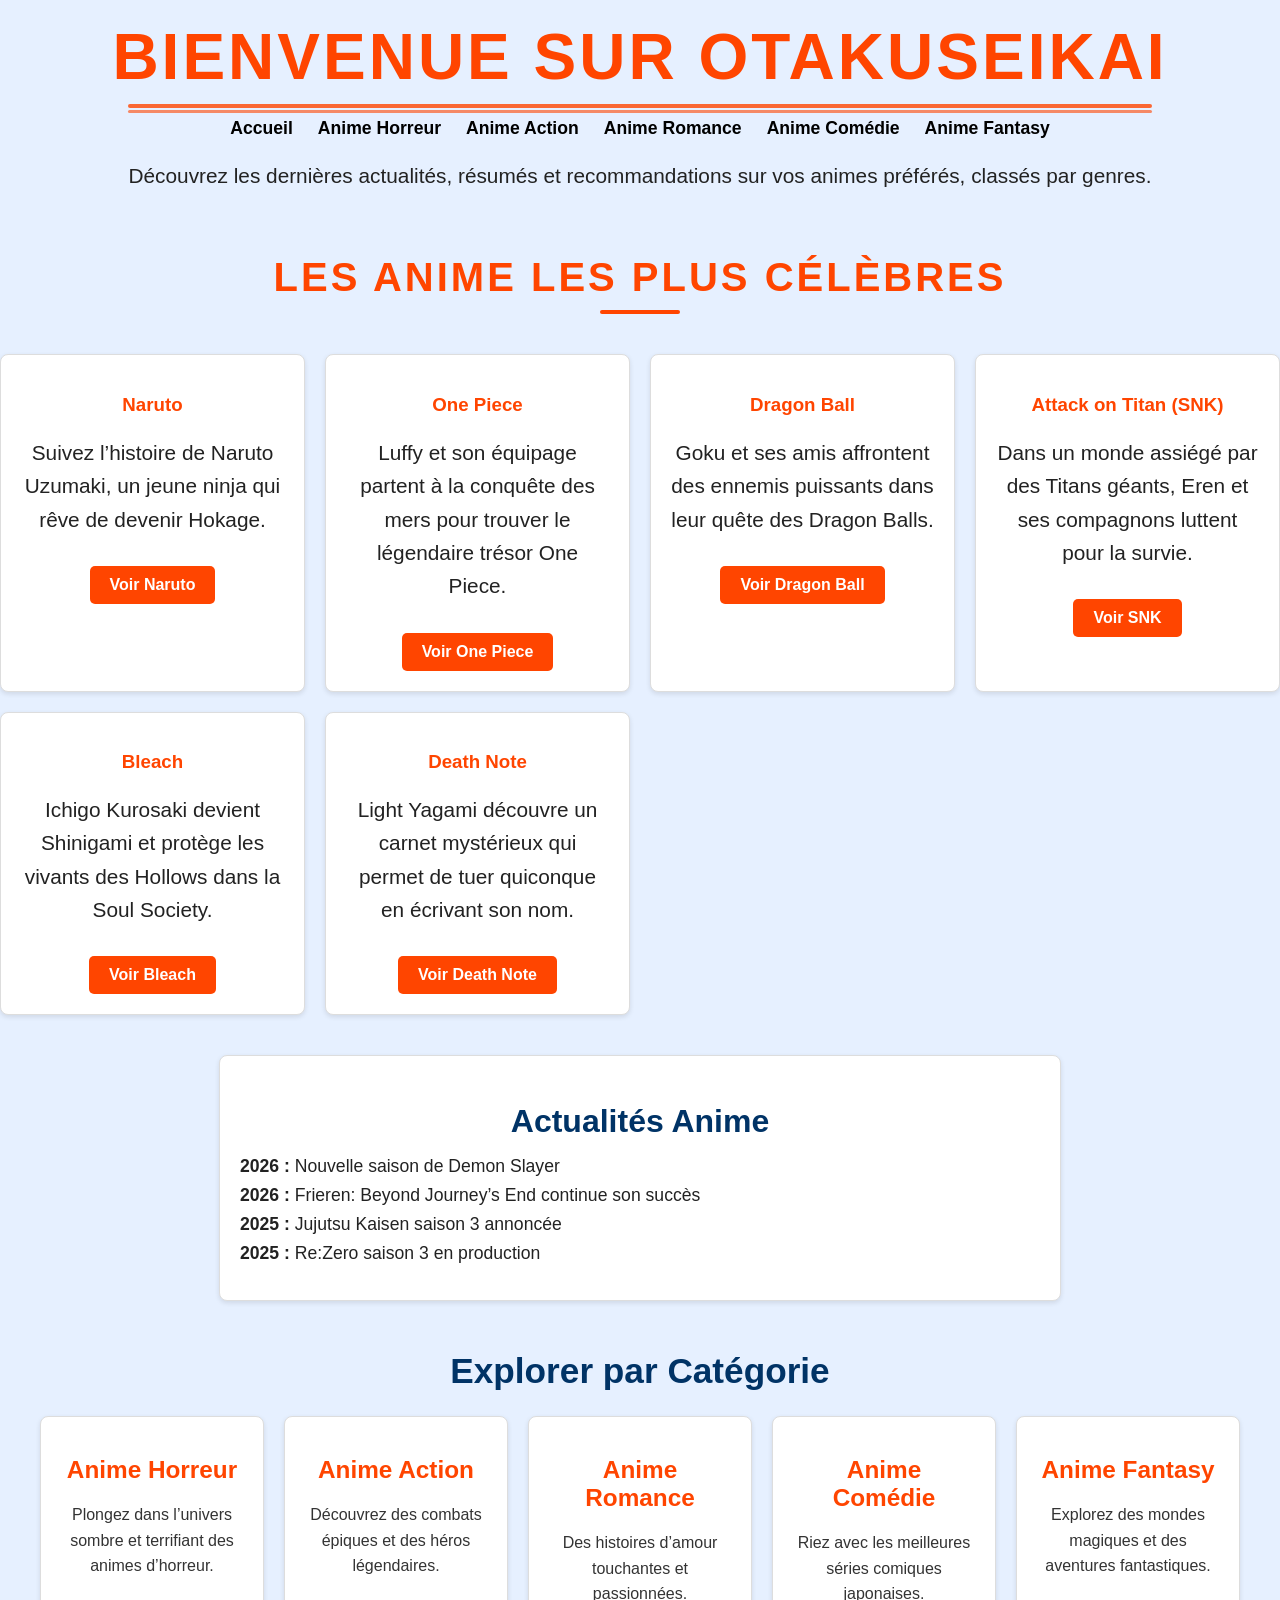
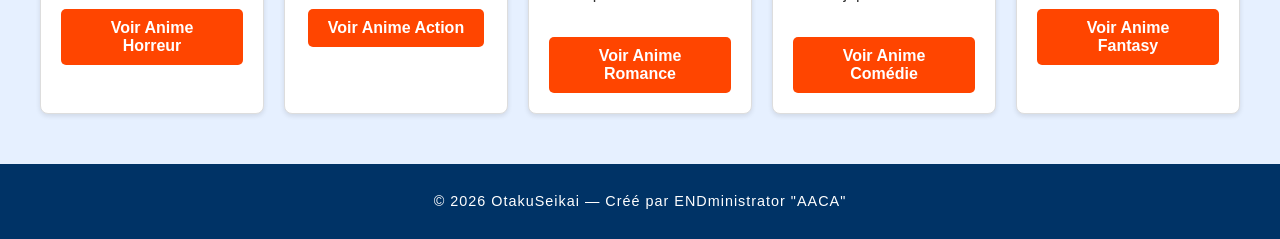
<file: index.html>
<!doctype html>
<html lang="fr">
  <head>
    <meta charset="UTF-8" />
    <meta name="viewport" content="width=device-width, initial-scale=1.0" />

    <meta
      name="description"
      content="OtakuSeikai — le site pour les fans d'anime et de manga : actualités, résumés, recommandations et communauté de passionnés."
    />
    <meta
      name="keywords"
      content="anime, manga, otaku, actualités anime, résumés, communauté, recommandations"
    />
    <meta name="author" content="ENDministrator 'AACA'" />

    <link rel="icon" type="image/png" href="logo.png" />

    <link rel="stylesheet" href="style.css" />
    <title>🏯OtakuSeikai🏯</title>
  </head>
  <body>
    <header>
      <h1>Bienvenue sur OtakuSeikai</h1>
    </header>

    <nav>
      <ul>
        <li><a href="index.html">Accueil</a></li>
        <li><a href="anime-horreur.html">Anime Horreur</a></li>
        <li><a href="anime-action.html">Anime Action</a></li>
        <li><a href="anime-romance.html">Anime Romance</a></li>
        <li><a href="anime-comedie.html">Anime Comédie</a></li>
        <li><a href="anime-fantasy.html">Anime Fantasy</a></li>
      </ul>
    </nav>

    <main>
      <section>
        <p>
          Découvrez les dernières actualités, résumés et recommandations sur vos
          animes préférés, classés par genres.
        </p>
      </section>

      <section id="presentation">
        <h2>Les Anime les Plus Célèbres</h2>

        <article>
          <h3>Naruto</h3>
          <p>
            Suivez l’histoire de Naruto Uzumaki, un jeune ninja qui rêve de
            devenir Hokage.
          </p>
          <a
            href="https://anime-sama.to/catalogue/naruto/"
            target="_blank"
            rel="noopener noreferrer"
            class="btn"
            >Voir Naruto</a
          >
        </article>

        <article>
          <h3>One Piece</h3>
          <p>
            Luffy et son équipage partent à la conquête des mers pour trouver le
            légendaire trésor One Piece.
          </p>
          <a
            href="https://anime-sama.to/catalogue/one-piece/"
            target="_blank"
            rel="noopener noreferrer"
            class="btn"
            >Voir One Piece</a
          >
        </article>

        <article>
          <h3>Dragon Ball</h3>
          <p>
            Goku et ses amis affrontent des ennemis puissants dans leur quête
            des Dragon Balls.
          </p>
          <a
            href="https://anime-sama.to/catalogue/dragon-ball/"
            target="_blank"
            rel="noopener noreferrer"
            class="btn"
            >Voir Dragon Ball</a
          >
        </article>

        <article>
          <h3>Attack on Titan (SNK)</h3>
          <p>
            Dans un monde assiégé par des Titans géants, Eren et ses compagnons
            luttent pour la survie.
          </p>
          <a
            href="https://anime-sama.to/catalogue/shingeki-no-kyojin/"
            target="_blank"
            rel="noopener noreferrer"
            class="btn"
            >Voir SNK</a
          >
        </article>

        <article>
          <h3>Bleach</h3>
          <p>
            Ichigo Kurosaki devient Shinigami et protège les vivants des Hollows
            dans la Soul Society.
          </p>
          <a
            href="https://anime-sama.to/catalogue/bleach/"
            target="_blank"
            rel="noopener noreferrer"
            class="btn"
            >Voir Bleach</a
          >
        </article>

        <article>
          <h3>Death Note</h3>
          <p>
            Light Yagami découvre un carnet mystérieux qui permet de tuer
            quiconque en écrivant son nom.
          </p>
          <a
            href="https://anime-sama.to/catalogue/death-note/"
            target="_blank"
            rel="noopener noreferrer"
            class="btn"
            >Voir Death Note</a
          >
        </article>
      </section>

      <section id="actualites">
        <h2>Actualités Anime</h2>
        <ul>
          <li><strong>2026 :</strong> Nouvelle saison de Demon Slayer</li>
          <li>
            <strong>2026 :</strong> Frieren: Beyond Journey’s End continue son
            succès
          </li>
          <li><strong>2025 :</strong> Jujutsu Kaisen saison 3 annoncée</li>
          <li><strong>2025 :</strong> Re:Zero saison 3 en production</li>
        </ul>
      </section>

      <section id="categories">
        <h2>Explorer par Catégorie</h2>
        <div class="categories-grid">
          <article>
            <h3><a href="anime-horreur.html">Anime Horreur</a></h3>
            <p>
              Plongez dans l’univers sombre et terrifiant des animes d’horreur.
            </p>
            <a href="anime-horreur.html" class="btn">Voir Anime Horreur</a>
          </article>
          <article>
            <h3><a href="anime-action.html">Anime Action</a></h3>
            <p>Découvrez des combats épiques et des héros légendaires.</p>
            <a href="anime-action.html" class="btn">Voir Anime Action</a>
          </article>
          <article>
            <h3><a href="anime-romance.html">Anime Romance</a></h3>
            <p>Des histoires d’amour touchantes et passionnées.</p>
            <a href="anime-romance.html" class="btn">Voir Anime Romance</a>
          </article>
          <article>
            <h3><a href="anime-comedie.html">Anime Comédie</a></h3>
            <p>Riez avec les meilleures séries comiques japonaises.</p>
            <a href="anime-comedie.html" class="btn">Voir Anime Comédie</a>
          </article>
          <article>
            <h3><a href="anime-fantasy.html">Anime Fantasy</a></h3>
            <p>Explorez des mondes magiques et des aventures fantastiques.</p>
            <a href="anime-fantasy.html" class="btn">Voir Anime Fantasy</a>
          </article>
        </div>
      </section>
    </main>

    <footer>
      <p>&copy; 2026 OtakuSeikai — Créé par ENDministrator "AACA"</p>
    </footer>
  </body>
</html>
</file>
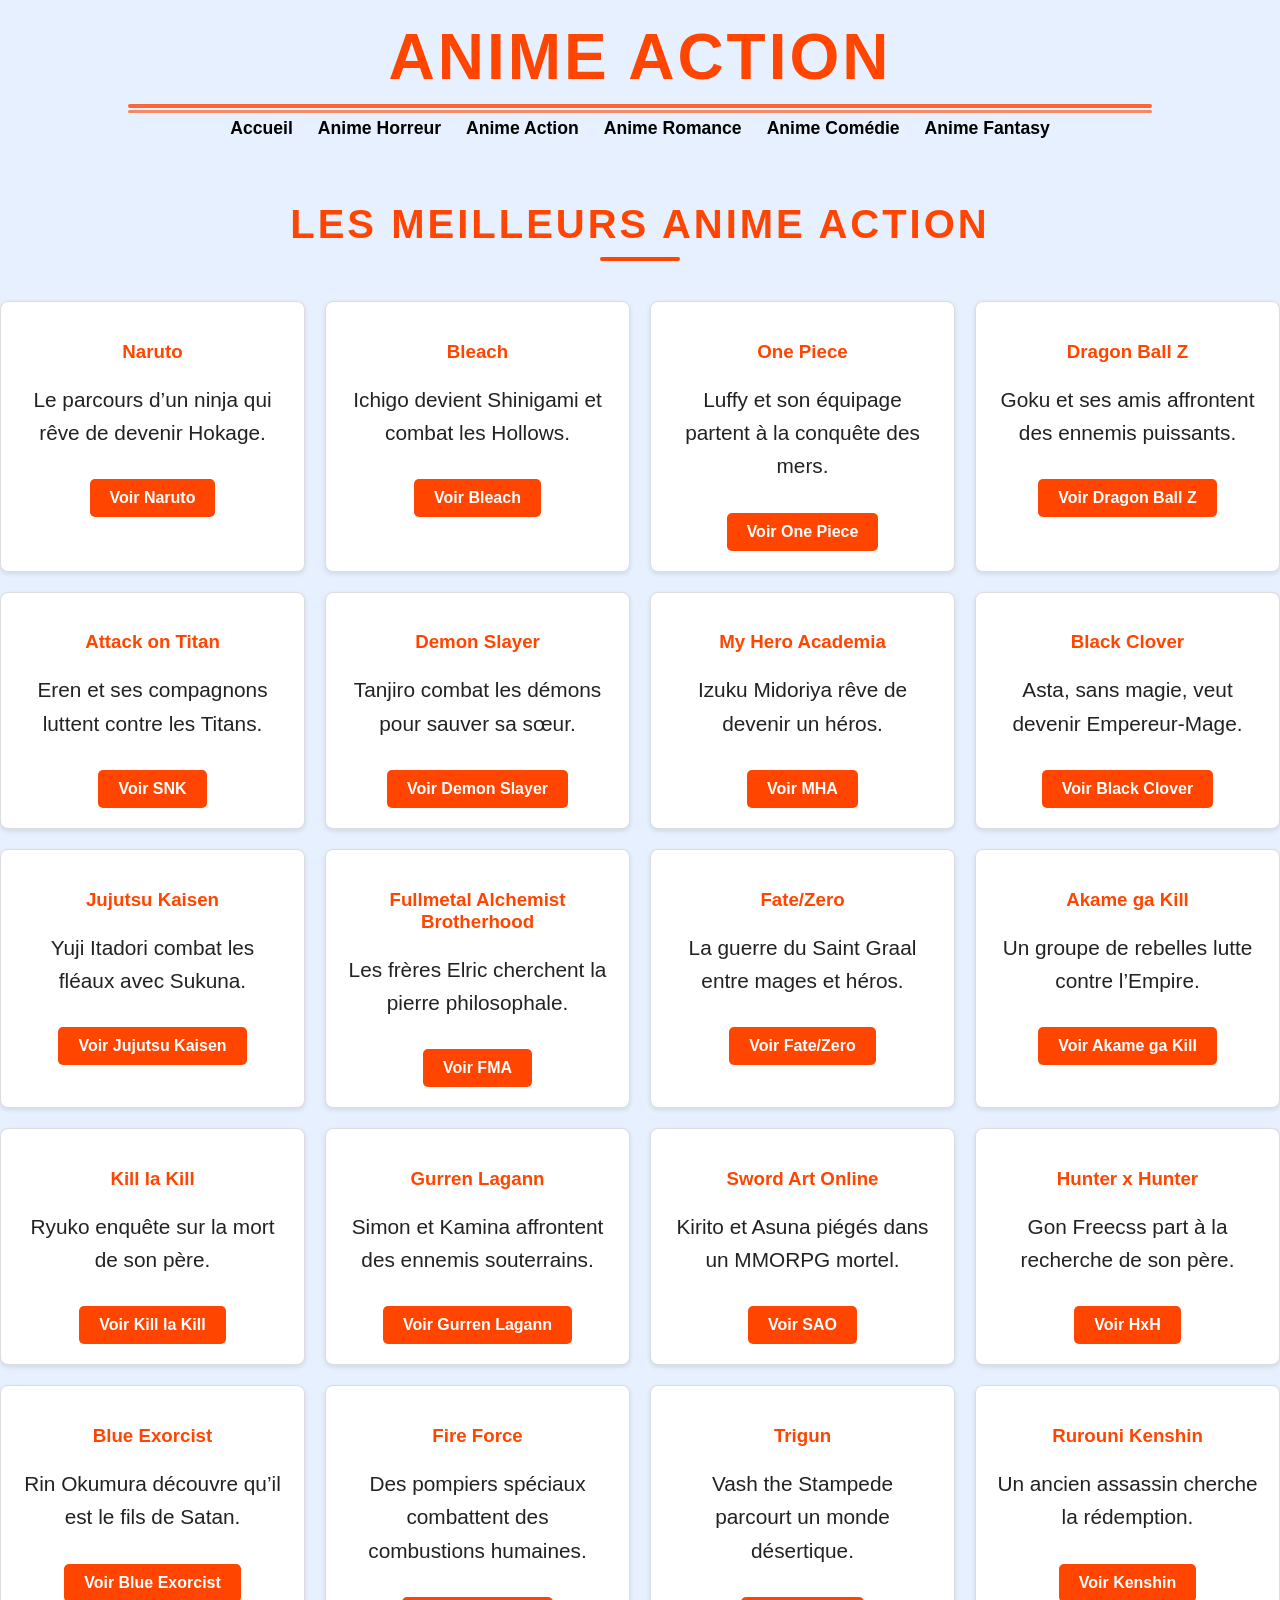
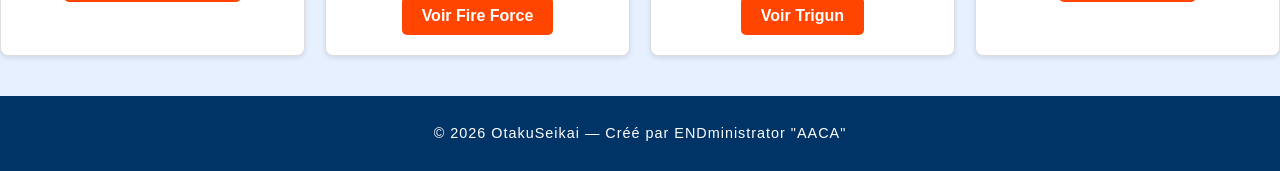
<file: anime-action.html>
<!doctype html>
<html lang="fr">
  <head>
    <meta charset="UTF-8" />
    <meta name="viewport" content="width=device-width, initial-scale=1.0" />
    <title>Anime Action — OtakuSeikai</title>
    <link rel="stylesheet" href="style.css" />
  </head>
  <body>
    <header>
      <h1>Anime Action</h1>
    </header>

    <nav>
      <ul>
        <li><a href="index.html">Accueil</a></li>
        <li><a href="anime-horreur.html">Anime Horreur</a></li>
        <li><a href="anime-action.html">Anime Action</a></li>
        <li><a href="anime-romance.html">Anime Romance</a></li>
        <li><a href="anime-comedie.html">Anime Comédie</a></li>
        <li><a href="anime-fantasy.html">Anime Fantasy</a></li>
      </ul>
    </nav>

    <main>
      <section id="presentation">
        <h2>Les Meilleurs Anime Action</h2>

        <article>
          <h3>Naruto</h3>
          <p>Le parcours d’un ninja qui rêve de devenir Hokage.</p>
          <a
            href="https://anime-sama.to/catalogue/naruto/"
            target="_blank"
            class="btn"
            >Voir Naruto</a
          >
        </article>

        <article>
          <h3>Bleach</h3>
          <p>Ichigo devient Shinigami et combat les Hollows.</p>
          <a
            href="https://anime-sama.to/catalogue/bleach/"
            target="_blank"
            class="btn"
            >Voir Bleach</a
          >
        </article>

        <article>
          <h3>One Piece</h3>
          <p>Luffy et son équipage partent à la conquête des mers.</p>
          <a
            href="https://anime-sama.to/catalogue/one-piece/"
            target="_blank"
            class="btn"
            >Voir One Piece</a
          >
        </article>

        <article>
          <h3>Dragon Ball Z</h3>
          <p>Goku et ses amis affrontent des ennemis puissants.</p>
          <a
            href="https://anime-sama.to/catalogue/dragon-ball/"
            target="_blank"
            class="btn"
            >Voir Dragon Ball Z</a
          >
        </article>

        <article>
          <h3>Attack on Titan</h3>
          <p>Eren et ses compagnons luttent contre les Titans.</p>
          <a
            href="https://anime-sama.to/catalogue/shingeki-no-kyojin/"
            target="_blank"
            class="btn"
            >Voir SNK</a
          >
        </article>

        <article>
          <h3>Demon Slayer</h3>
          <p>Tanjiro combat les démons pour sauver sa sœur.</p>
          <a
            href="https://anime-sama.to/catalogue/kimetsu-no-yaiba/"
            target="_blank"
            class="btn"
            >Voir Demon Slayer</a
          >
        </article>

        <article>
          <h3>My Hero Academia</h3>
          <p>Izuku Midoriya rêve de devenir un héros.</p>
          <a
            href="https://anime-sama.to/catalogue/boku-no-hero-academia/"
            target="_blank"
            class="btn"
            >Voir MHA</a
          >
        </article>

        <article>
          <h3>Black Clover</h3>
          <p>Asta, sans magie, veut devenir Empereur-Mage.</p>
          <a
            href="https://anime-sama.to/catalogue/black-clover/"
            target="_blank"
            class="btn"
            >Voir Black Clover</a
          >
        </article>

        <article>
          <h3>Jujutsu Kaisen</h3>
          <p>Yuji Itadori combat les fléaux avec Sukuna.</p>
          <a
            href="https://anime-sama.to/catalogue/jujutsu-kaisen/"
            target="_blank"
            class="btn"
            >Voir Jujutsu Kaisen</a
          >
        </article>

        <article>
          <h3>Fullmetal Alchemist Brotherhood</h3>
          <p>Les frères Elric cherchent la pierre philosophale.</p>
          <a
            href="https://anime-sama.to/catalogue/fullmetal-alchemist-brotherhood/"
            target="_blank"
            class="btn"
            >Voir FMA</a
          >
        </article>

        <article>
          <h3>Fate/Zero</h3>
          <p>La guerre du Saint Graal entre mages et héros.</p>
          <a
            href="https://anime-sama.to/catalogue/fate-zero/"
            target="_blank"
            class="btn"
            >Voir Fate/Zero</a
          >
        </article>

        <article>
          <h3>Akame ga Kill</h3>
          <p>Un groupe de rebelles lutte contre l’Empire.</p>
          <a
            href="https://anime-sama.to/catalogue/akame-ga-kill/"
            target="_blank"
            class="btn"
            >Voir Akame ga Kill</a
          >
        </article>

        <article>
          <h3>Kill la Kill</h3>
          <p>Ryuko enquête sur la mort de son père.</p>
          <a
            href="https://anime-sama.to/catalogue/kill-la-kill/"
            target="_blank"
            class="btn"
            >Voir Kill la Kill</a
          >
        </article>

        <article>
          <h3>Gurren Lagann</h3>
          <p>Simon et Kamina affrontent des ennemis souterrains.</p>
          <a
            href="https://anime-sama.to/catalogue/gurren-lagann/"
            target="_blank"
            class="btn"
            >Voir Gurren Lagann</a
          >
        </article>

        <article>
          <h3>Sword Art Online</h3>
          <p>Kirito et Asuna piégés dans un MMORPG mortel.</p>
          <a
            href="https://anime-sama.to/catalogue/sword-art-online/"
            target="_blank"
            class="btn"
            >Voir SAO</a
          >
        </article>

        <article>
          <h3>Hunter x Hunter</h3>
          <p>Gon Freecss part à la recherche de son père.</p>
          <a
            href="https://anime-sama.to/catalogue/hunter-x-hunter/"
            target="_blank"
            class="btn"
            >Voir HxH</a
          >
        </article>

        <article>
          <h3>Blue Exorcist</h3>
          <p>Rin Okumura découvre qu’il est le fils de Satan.</p>
          <a
            href="https://anime-sama.to/catalogue/ao-no-exorcist/"
            target="_blank"
            class="btn"
            >Voir Blue Exorcist</a
          >
        </article>

        <article>
          <h3>Fire Force</h3>
          <p>Des pompiers spéciaux combattent des combustions humaines.</p>
          <a
            href="https://anime-sama.to/catalogue/fire-force/"
            target="_blank"
            class="btn"
            >Voir Fire Force</a
          >
        </article>

        <article>
          <h3>Trigun</h3>
          <p>Vash the Stampede parcourt un monde désertique.</p>
          <a
            href="https://anime-sama.to/catalogue/trigun/"
            target="_blank"
            class="btn"
            >Voir Trigun</a
          >
        </article>

        <article>
          <h3>Rurouni Kenshin</h3>
          <p>Un ancien assassin cherche la rédemption.</p>
          <a
            href="https://anime-sama.to/catalogue/rurouni-kenshin/"
            target="_blank"
            class="btn"
            >Voir Kenshin</a
          >
        </article>
      </section>
    </main>

    <footer>
      <p>&copy; 2026 OtakuSeikai — Créé par ENDministrator "AACA"</p>
    </footer>
  </body>
</html>
</file>
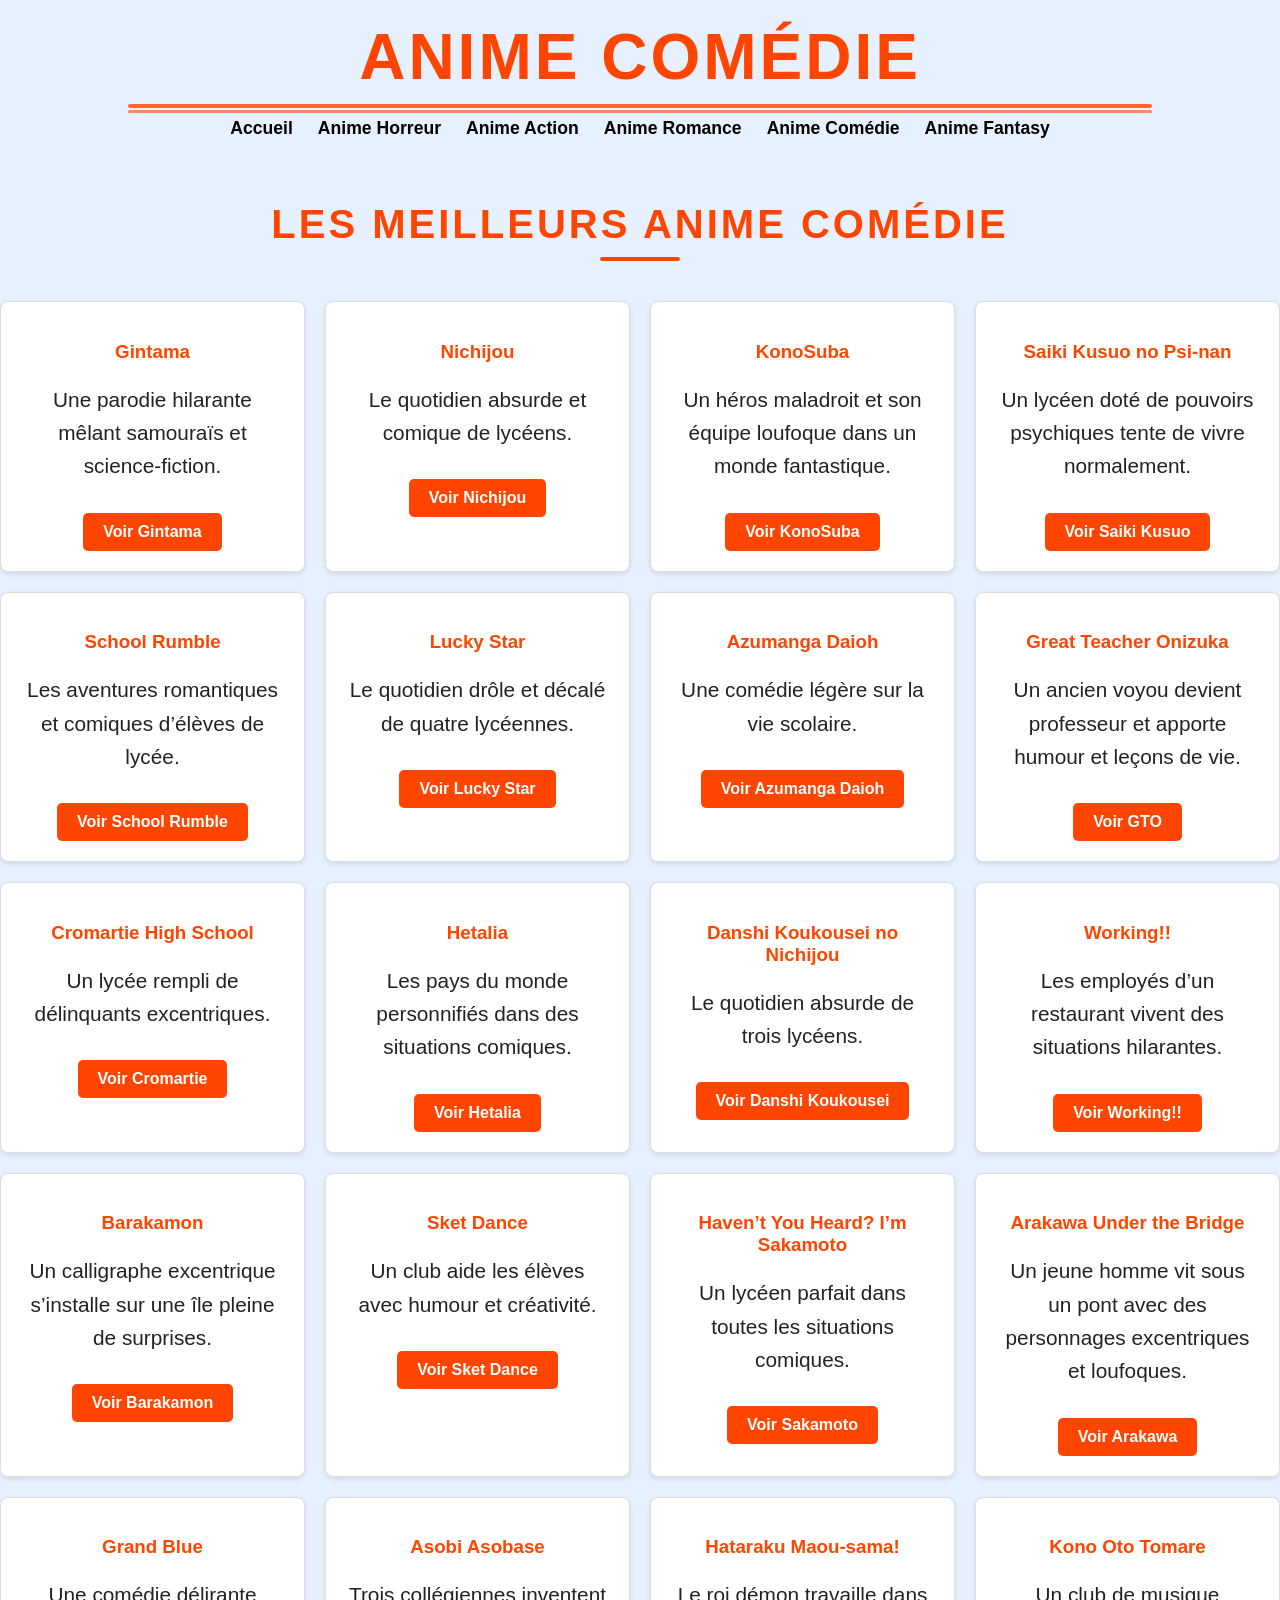
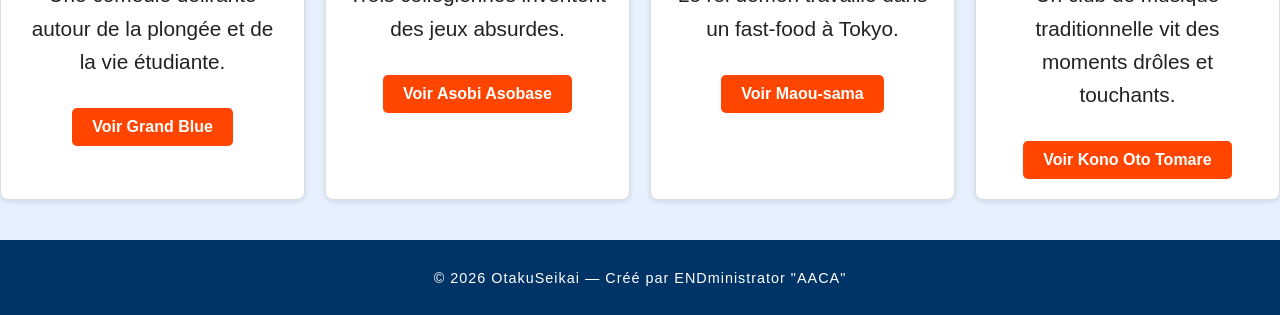
<file: anime-comedie.html>
<!doctype html>
<html lang="fr">
  <head>
    <meta charset="UTF-8" />
    <meta name="viewport" content="width=device-width, initial-scale=1.0" />
    <title>Anime Comédie — OtakuSeikai</title>
    <link rel="stylesheet" href="style.css" />
  </head>
  <body>
    <header>
      <h1>Anime Comédie</h1>
    </header>

    <nav>
      <ul>
        <li><a href="index.html">Accueil</a></li>
        <li><a href="anime-horreur.html">Anime Horreur</a></li>
        <li><a href="anime-action.html">Anime Action</a></li>
        <li><a href="anime-romance.html">Anime Romance</a></li>
        <li><a href="anime-comedie.html">Anime Comédie</a></li>
        <li><a href="anime-fantasy.html">Anime Fantasy</a></li>
      </ul>
    </nav>

    <main>
      <section id="presentation">
        <h2>Les Meilleurs Anime Comédie</h2>

        <article>
          <h3>Gintama</h3>
          <p>Une parodie hilarante mêlant samouraïs et science-fiction.</p>
          <a
            href="https://anime-sama.to/catalogue/gintama/"
            target="_blank"
            class="btn"
            >Voir Gintama</a
          >
        </article>

        <article>
          <h3>Nichijou</h3>
          <p>Le quotidien absurde et comique de lycéens.</p>
          <a
            href="https://anime-sama.to/catalogue/nichijou/"
            target="_blank"
            class="btn"
            >Voir Nichijou</a
          >
        </article>

        <article>
          <h3>KonoSuba</h3>
          <p>
            Un héros maladroit et son équipe loufoque dans un monde fantastique.
          </p>
          <a
            href="https://anime-sama.to/catalogue/konosuba/"
            target="_blank"
            class="btn"
            >Voir KonoSuba</a
          >
        </article>

        <article>
          <h3>Saiki Kusuo no Psi-nan</h3>
          <p>
            Un lycéen doté de pouvoirs psychiques tente de vivre normalement.
          </p>
          <a
            href="https://anime-sama.to/catalogue/saiki-kusuo-no-psi-nan/"
            target="_blank"
            class="btn"
            >Voir Saiki Kusuo</a
          >
        </article>

        <article>
          <h3>School Rumble</h3>
          <p>Les aventures romantiques et comiques d’élèves de lycée.</p>
          <a
            href="https://anime-sama.to/catalogue/school-rumble/"
            target="_blank"
            class="btn"
            >Voir School Rumble</a
          >
        </article>

        <article>
          <h3>Lucky Star</h3>
          <p>Le quotidien drôle et décalé de quatre lycéennes.</p>
          <a
            href="https://anime-sama.to/catalogue/lucky-star/"
            target="_blank"
            class="btn"
            >Voir Lucky Star</a
          >
        </article>

        <article>
          <h3>Azumanga Daioh</h3>
          <p>Une comédie légère sur la vie scolaire.</p>
          <a
            href="https://anime-sama.to/catalogue/azumanga-daioh/"
            target="_blank"
            class="btn"
            >Voir Azumanga Daioh</a
          >
        </article>

        <article>
          <h3>Great Teacher Onizuka</h3>
          <p>
            Un ancien voyou devient professeur et apporte humour et leçons de
            vie.
          </p>
          <a
            href="https://anime-sama.to/catalogue/great-teacher-onizuka/"
            target="_blank"
            class="btn"
            >Voir GTO</a
          >
        </article>

        <article>
          <h3>Cromartie High School</h3>
          <p>Un lycée rempli de délinquants excentriques.</p>
          <a
            href="https://anime-sama.to/catalogue/cromartie-high-school/"
            target="_blank"
            class="btn"
            >Voir Cromartie</a
          >
        </article>

        <article>
          <h3>Hetalia</h3>
          <p>Les pays du monde personnifiés dans des situations comiques.</p>
          <a
            href="https://anime-sama.to/catalogue/hetalia/"
            target="_blank"
            class="btn"
            >Voir Hetalia</a
          >
        </article>

        <article>
          <h3>Danshi Koukousei no Nichijou</h3>
          <p>Le quotidien absurde de trois lycéens.</p>
          <a
            href="https://anime-sama.to/catalogue/danshi-koukousei-no-nichijou/"
            target="_blank"
            class="btn"
            >Voir Danshi Koukousei</a
          >
        </article>

        <article>
          <h3>Working!!</h3>
          <p>Les employés d’un restaurant vivent des situations hilarantes.</p>
          <a
            href="https://anime-sama.to/catalogue/working/"
            target="_blank"
            class="btn"
            >Voir Working!!</a
          >
        </article>

        <article>
          <h3>Barakamon</h3>
          <p>
            Un calligraphe excentrique s’installe sur une île pleine de
            surprises.
          </p>
          <a
            href="https://anime-sama.to/catalogue/barakamon/"
            target="_blank"
            class="btn"
            >Voir Barakamon</a
          >
        </article>

        <article>
          <h3>Sket Dance</h3>
          <p>Un club aide les élèves avec humour et créativité.</p>
          <a
            href="https://anime-sama.to/catalogue/sket-dance/"
            target="_blank"
            class="btn"
            >Voir Sket Dance</a
          >
        </article>

        <article>
          <h3>Haven’t You Heard? I’m Sakamoto</h3>
          <p>Un lycéen parfait dans toutes les situations comiques.</p>
          <a
            href="https://anime-sama.to/catalogue/sakamoto-desu-ga/"
            target="_blank"
            class="btn"
            >Voir Sakamoto</a
          >
        </article>

        <article>
          <h3>Arakawa Under the Bridge</h3>
          <p>
            Un jeune homme vit sous un pont avec des personnages excentriques et
            loufoques.
          </p>
          <a
            href="https://anime-sama.to/catalogue/arakawa-under-the-bridge/"
            target="_blank"
            class="btn"
            >Voir Arakawa</a
          >
        </article>

        <article>
          <h3>Grand Blue</h3>
          <p>
            Une comédie délirante autour de la plongée et de la vie étudiante.
          </p>
          <a
            href="https://anime-sama.to/catalogue/grand-blue/"
            target="_blank"
            class="btn"
            >Voir Grand Blue</a
          >
        </article>

        <article>
          <h3>Asobi Asobase</h3>
          <p>Trois collégiennes inventent des jeux absurdes.</p>
          <a
            href="https://anime-sama.to/catalogue/asobi-asobase/"
            target="_blank"
            class="btn"
            >Voir Asobi Asobase</a
          >
        </article>

        <article>
          <h3>Hataraku Maou-sama!</h3>
          <p>Le roi démon travaille dans un fast-food à Tokyo.</p>
          <a
            href="https://anime-sama.to/catalogue/hataraku-maou-sama/"
            target="_blank"
            class="btn"
            >Voir Maou-sama</a
          >
        </article>

        <article>
          <h3>Kono Oto Tomare</h3>
          <p>
            Un club de musique traditionnelle vit des moments drôles et
            touchants.
          </p>
          <a
            href="https://anime-sama.to/catalogue/kono-oto-tomare/"
            target="_blank"
            class="btn"
            >Voir Kono Oto Tomare</a
          >
        </article>
      </section>
    </main>

    <footer>
      <p>&copy; 2026 OtakuSeikai — Créé par ENDministrator "AACA"</p>
    </footer>
  </body>
</html>
</file>
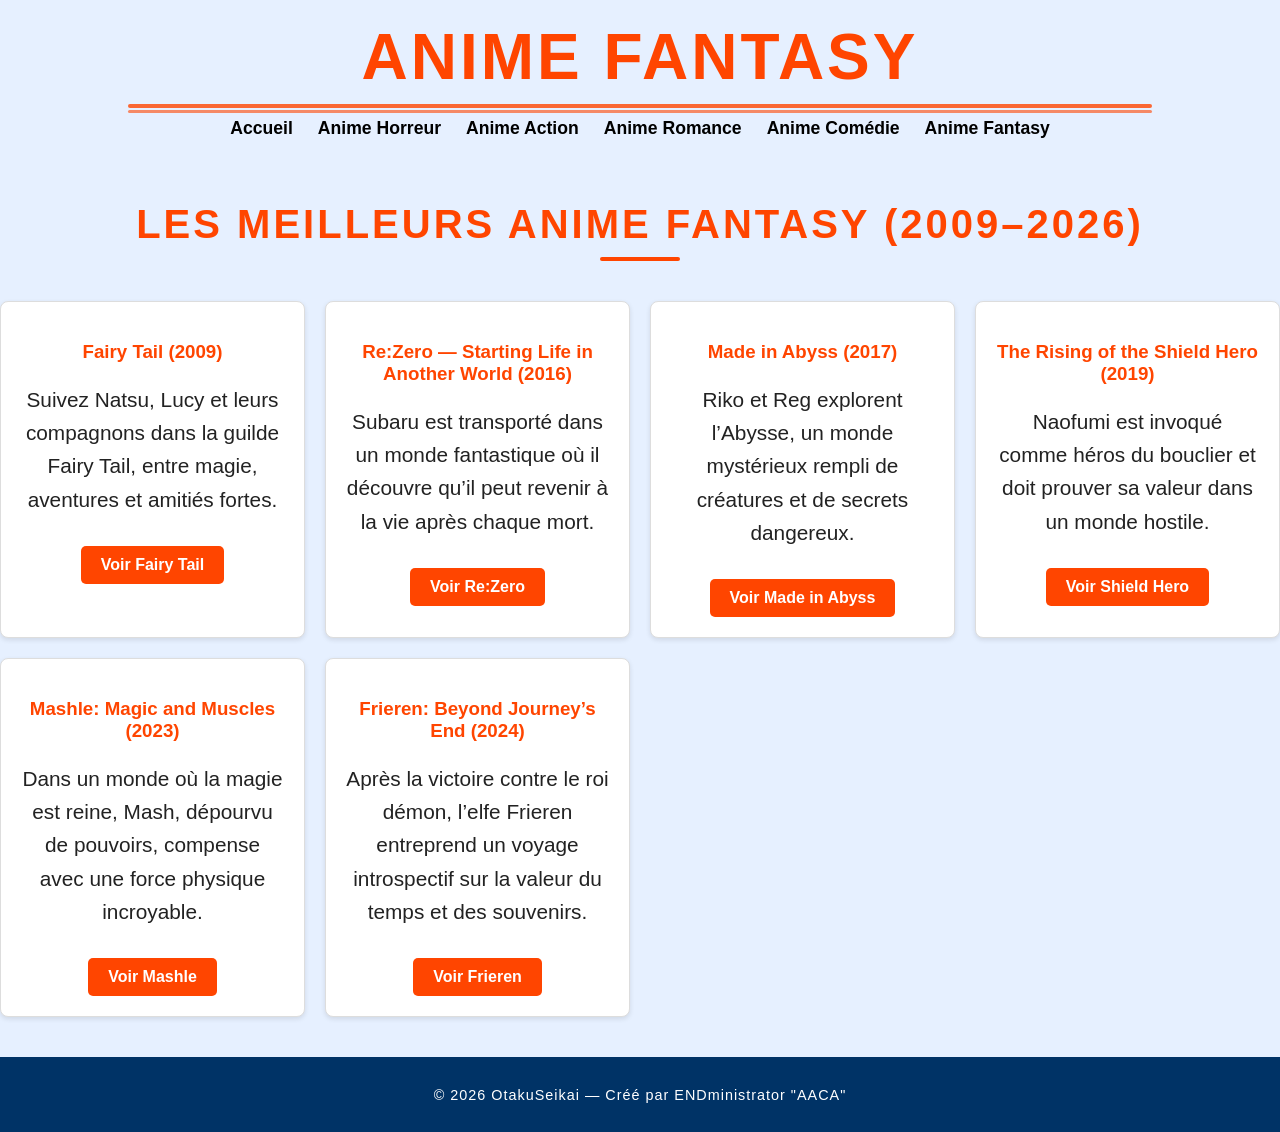
<file: anime-fantasy.html>
<!doctype html>
<html lang="fr">
  <head>
    <meta charset="UTF-8" />
    <meta name="viewport" content="width=device-width, initial-scale=1.0" />
    <title>Anime Fantasy — OtakuSeikai</title>
    <link rel="stylesheet" href="style.css" />
  </head>
  <body>
    <header>
      <h1>Anime Fantasy</h1>
    </header>

    <nav>
      <ul>
        <li><a href="index.html">Accueil</a></li>
        <li><a href="anime-horreur.html">Anime Horreur</a></li>
        <li><a href="anime-action.html">Anime Action</a></li>
        <li><a href="anime-romance.html">Anime Romance</a></li>
        <li><a href="anime-comedie.html">Anime Comédie</a></li>
        <li><a href="anime-fantasy.html">Anime Fantasy</a></li>
      </ul>
    </nav>

    <main>
      <section id="presentation">
        <h2>Les Meilleurs Anime Fantasy (2009–2026)</h2>

        <article>
          <h3>Fairy Tail (2009)</h3>
          <p>
            Suivez Natsu, Lucy et leurs compagnons dans la guilde Fairy Tail,
            entre magie, aventures et amitiés fortes.
          </p>
          <a
            href="https://anime-sama.to/catalogue/fairy-tail/"
            target="_blank"
            rel="noopener noreferrer"
            class="btn"
            >Voir Fairy Tail</a
          >
        </article>

        <article>
          <h3>Re:Zero — Starting Life in Another World (2016)</h3>
          <p>
            Subaru est transporté dans un monde fantastique où il découvre qu’il
            peut revenir à la vie après chaque mort.
          </p>
          <a
            href="https://anime-sama.to/catalogue/re-zero/"
            target="_blank"
            rel="noopener noreferrer"
            class="btn"
            >Voir Re:Zero</a
          >
        </article>

        <article>
          <h3>Made in Abyss (2017)</h3>
          <p>
            Riko et Reg explorent l’Abysse, un monde mystérieux rempli de
            créatures et de secrets dangereux.
          </p>
          <a
            href="https://anime-sama.to/catalogue/made-in-abyss/"
            target="_blank"
            rel="noopener noreferrer"
            class="btn"
            >Voir Made in Abyss</a
          >
        </article>

        <article>
          <h3>The Rising of the Shield Hero (2019)</h3>
          <p>
            Naofumi est invoqué comme héros du bouclier et doit prouver sa
            valeur dans un monde hostile.
          </p>
          <a
            href="https://anime-sama.to/catalogue/tate-no-yuusha-no-nariagari/"
            target="_blank"
            rel="noopener noreferrer"
            class="btn"
            >Voir Shield Hero</a
          >
        </article>

        <article>
          <h3>Mashle: Magic and Muscles (2023)</h3>
          <p>
            Dans un monde où la magie est reine, Mash, dépourvu de pouvoirs,
            compense avec une force physique incroyable.
          </p>
          <a
            href="https://anime-sama.to/catalogue/mashle/"
            target="_blank"
            rel="noopener noreferrer"
            class="btn"
            >Voir Mashle</a
          >
        </article>

        <article>
          <h3>Frieren: Beyond Journey’s End (2024)</h3>
          <p>
            Après la victoire contre le roi démon, l’elfe Frieren entreprend un
            voyage introspectif sur la valeur du temps et des souvenirs.
          </p>
          <a
            href="https://anime-sama.to/catalogue/frieren/"
            target="_blank"
            rel="noopener noreferrer"
            class="btn"
            >Voir Frieren</a
          >
        </article>
      </section>
    </main>

    <footer>
      <p>&copy; 2026 OtakuSeikai — Créé par ENDministrator "AACA"</p>
    </footer>
  </body>
</html>
</file>
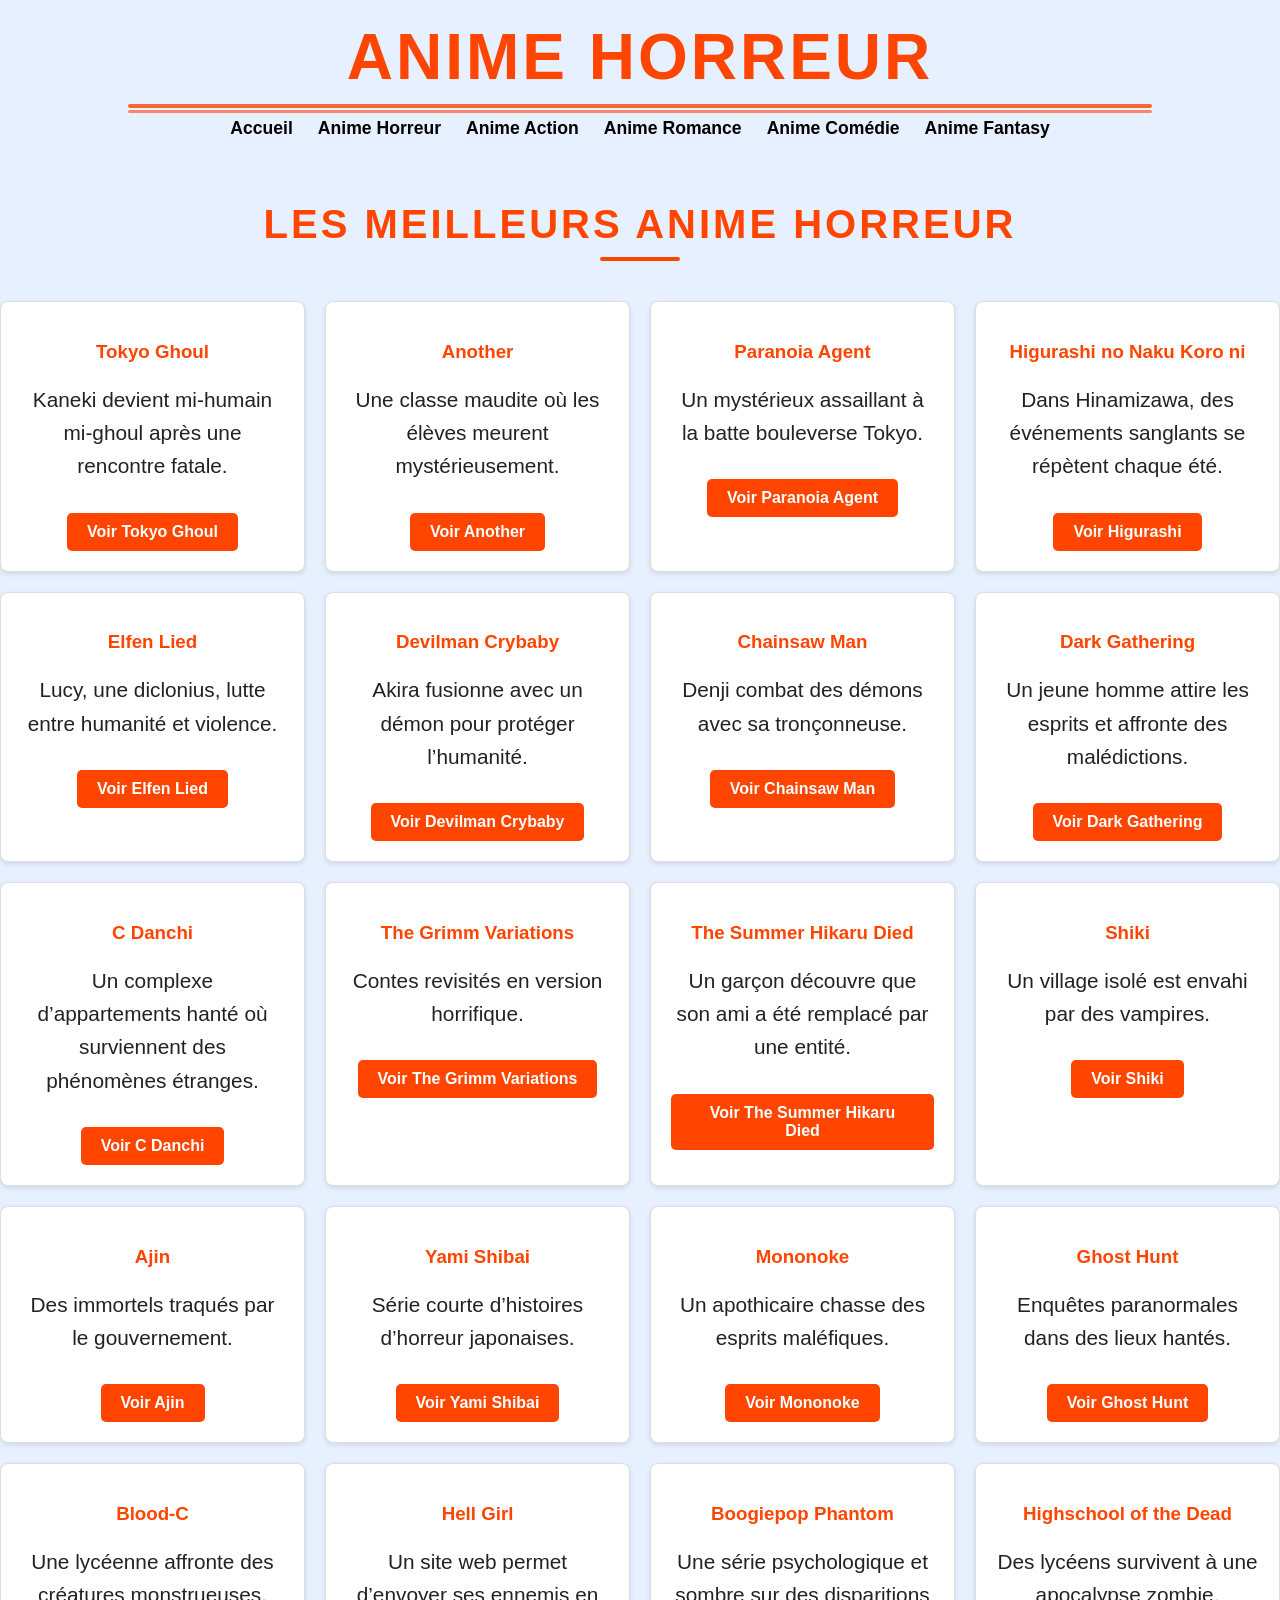
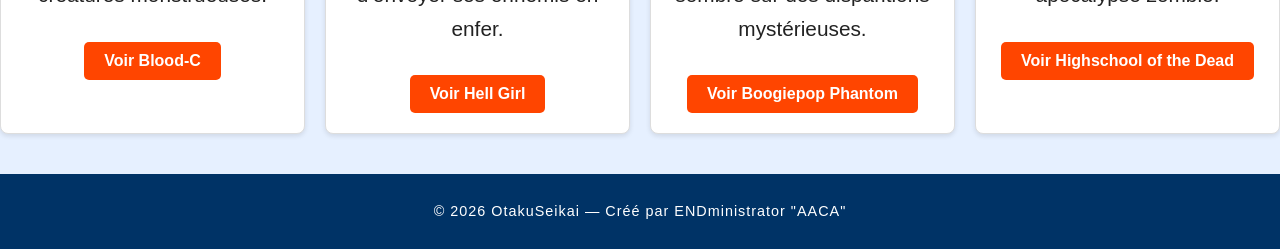
<file: anime-horreur.html>
<!doctype html>
<html lang="fr">
  <head>
    <meta charset="UTF-8" />
    <meta name="viewport" content="width=device-width, initial-scale=1.0" />
    <title>Anime Horreur — OtakuSeikai</title>
    <link rel="stylesheet" href="style.css" />
  </head>
  <body>
    <header>
      <h1>Anime Horreur</h1>
    </header>

    <nav>
      <ul>
        <li><a href="index.html">Accueil</a></li>
        <li><a href="anime-horreur.html">Anime Horreur</a></li>
        <li><a href="anime-action.html">Anime Action</a></li>
        <li><a href="anime-romance.html">Anime Romance</a></li>
        <li><a href="anime-comedie.html">Anime Comédie</a></li>
        <li><a href="anime-fantasy.html">Anime Fantasy</a></li>
      </ul>
    </nav>

    <main>
      <section id="presentation">
        <h2>Les Meilleurs Anime Horreur</h2>

        <article>
          <h3>Tokyo Ghoul</h3>
          <p>Kaneki devient mi-humain mi-ghoul après une rencontre fatale.</p>
          <a
            href="https://anime-sama.to/catalogue/tokyo-ghoul/"
            target="_blank"
            class="btn"
            >Voir Tokyo Ghoul</a
          >
        </article>

        <article>
          <h3>Another</h3>
          <p>Une classe maudite où les élèves meurent mystérieusement.</p>
          <a
            href="https://anime-sama.to/catalogue/another/"
            target="_blank"
            class="btn"
            >Voir Another</a
          >
        </article>

        <article>
          <h3>Paranoia Agent</h3>
          <p>Un mystérieux assaillant à la batte bouleverse Tokyo.</p>
          <a
            href="https://anime-sama.to/catalogue/paranoia-agent/"
            target="_blank"
            class="btn"
            >Voir Paranoia Agent</a
          >
        </article>

        <article>
          <h3>Higurashi no Naku Koro ni</h3>
          <p>
            Dans Hinamizawa, des événements sanglants se répètent chaque été.
          </p>
          <a
            href="https://anime-sama.to/catalogue/higurashi-no-naku-koro-ni/"
            target="_blank"
            class="btn"
            >Voir Higurashi</a
          >
        </article>

        <article>
          <h3>Elfen Lied</h3>
          <p>Lucy, une diclonius, lutte entre humanité et violence.</p>
          <a
            href="https://anime-sama.to/catalogue/elfen-lied/"
            target="_blank"
            class="btn"
            >Voir Elfen Lied</a
          >
        </article>

        <article>
          <h3>Devilman Crybaby</h3>
          <p>Akira fusionne avec un démon pour protéger l’humanité.</p>
          <a
            href="https://anime-sama.to/catalogue/devilman-crybaby/"
            target="_blank"
            class="btn"
            >Voir Devilman Crybaby</a
          >
        </article>

        <article>
          <h3>Chainsaw Man</h3>
          <p>Denji combat des démons avec sa tronçonneuse.</p>
          <a
            href="https://anime-sama.to/catalogue/chainsaw-man/"
            target="_blank"
            class="btn"
            >Voir Chainsaw Man</a
          >
        </article>

        <article>
          <h3>Dark Gathering</h3>
          <p>Un jeune homme attire les esprits et affronte des malédictions.</p>
          <a
            href="https://anime-sama.to/catalogue/dark-gathering/"
            target="_blank"
            class="btn"
            >Voir Dark Gathering</a
          >
        </article>

        <article>
          <h3>C Danchi</h3>
          <p>
            Un complexe d’appartements hanté où surviennent des phénomènes
            étranges.
          </p>
          <a
            href="https://anime-sama.to/catalogue/c-danchi/"
            target="_blank"
            class="btn"
            >Voir C Danchi</a
          >
        </article>

        <article>
          <h3>The Grimm Variations</h3>
          <p>Contes revisités en version horrifique.</p>
          <a
            href="https://anime-sama.to/catalogue/the-grimm-variations/"
            target="_blank"
            class="btn"
            >Voir The Grimm Variations</a
          >
        </article>

        <article>
          <h3>The Summer Hikaru Died</h3>
          <p>Un garçon découvre que son ami a été remplacé par une entité.</p>
          <a
            href="https://anime-sama.to/catalogue/the-summer-hikaru-died/"
            target="_blank"
            class="btn"
            >Voir The Summer Hikaru Died</a
          >
        </article>

        <article>
          <h3>Shiki</h3>
          <p>Un village isolé est envahi par des vampires.</p>
          <a
            href="https://anime-sama.to/catalogue/shiki/"
            target="_blank"
            class="btn"
            >Voir Shiki</a
          >
        </article>

        <article>
          <h3>Ajin</h3>
          <p>Des immortels traqués par le gouvernement.</p>
          <a
            href="https://anime-sama.to/catalogue/ajin/"
            target="_blank"
            class="btn"
            >Voir Ajin</a
          >
        </article>

        <article>
          <h3>Yami Shibai</h3>
          <p>Série courte d’histoires d’horreur japonaises.</p>
          <a
            href="https://anime-sama.to/catalogue/yami-shibai/"
            target="_blank"
            class="btn"
            >Voir Yami Shibai</a
          >
        </article>

        <article>
          <h3>Mononoke</h3>
          <p>Un apothicaire chasse des esprits maléfiques.</p>
          <a
            href="https://anime-sama.to/catalogue/mononoke/"
            target="_blank"
            class="btn"
            >Voir Mononoke</a
          >
        </article>

        <article>
          <h3>Ghost Hunt</h3>
          <p>Enquêtes paranormales dans des lieux hantés.</p>
          <a
            href="https://anime-sama.to/catalogue/ghost-hunt/"
            target="_blank"
            class="btn"
            >Voir Ghost Hunt</a
          >
        </article>

        <article>
          <h3>Blood-C</h3>
          <p>Une lycéenne affronte des créatures monstrueuses.</p>
          <a
            href="https://anime-sama.to/catalogue/blood-c/"
            target="_blank"
            class="btn"
            >Voir Blood-C</a
          >
        </article>

        <article>
          <h3>Hell Girl</h3>
          <p>Un site web permet d’envoyer ses ennemis en enfer.</p>
          <a
            href="https://anime-sama.to/catalogue/hell-girl/"
            target="_blank"
            class="btn"
            >Voir Hell Girl</a
          >
        </article>

        <article>
          <h3>Boogiepop Phantom</h3>
          <p>
            Une série psychologique et sombre sur des disparitions mystérieuses.
          </p>
          <a
            href="https://anime-sama.to/catalogue/boogiepop-phantom/"
            target="_blank"
            class="btn"
            >Voir Boogiepop Phantom</a
          >
        </article>

        <article>
          <h3>Highschool of the Dead</h3>
          <p>Des lycéens survivent à une apocalypse zombie.</p>
          <a
            href="https://anime-sama.to/catalogue/highschool-of-the-dead/"
            target="_blank"
            class="btn"
            >Voir Highschool of the Dead</a
          >
        </article>
      </section>
    </main>

    <footer>
      <p>&copy; 2026 OtakuSeikai — Créé par ENDministrator "AACA"</p>
    </footer>
  </body>
</html>
</file>
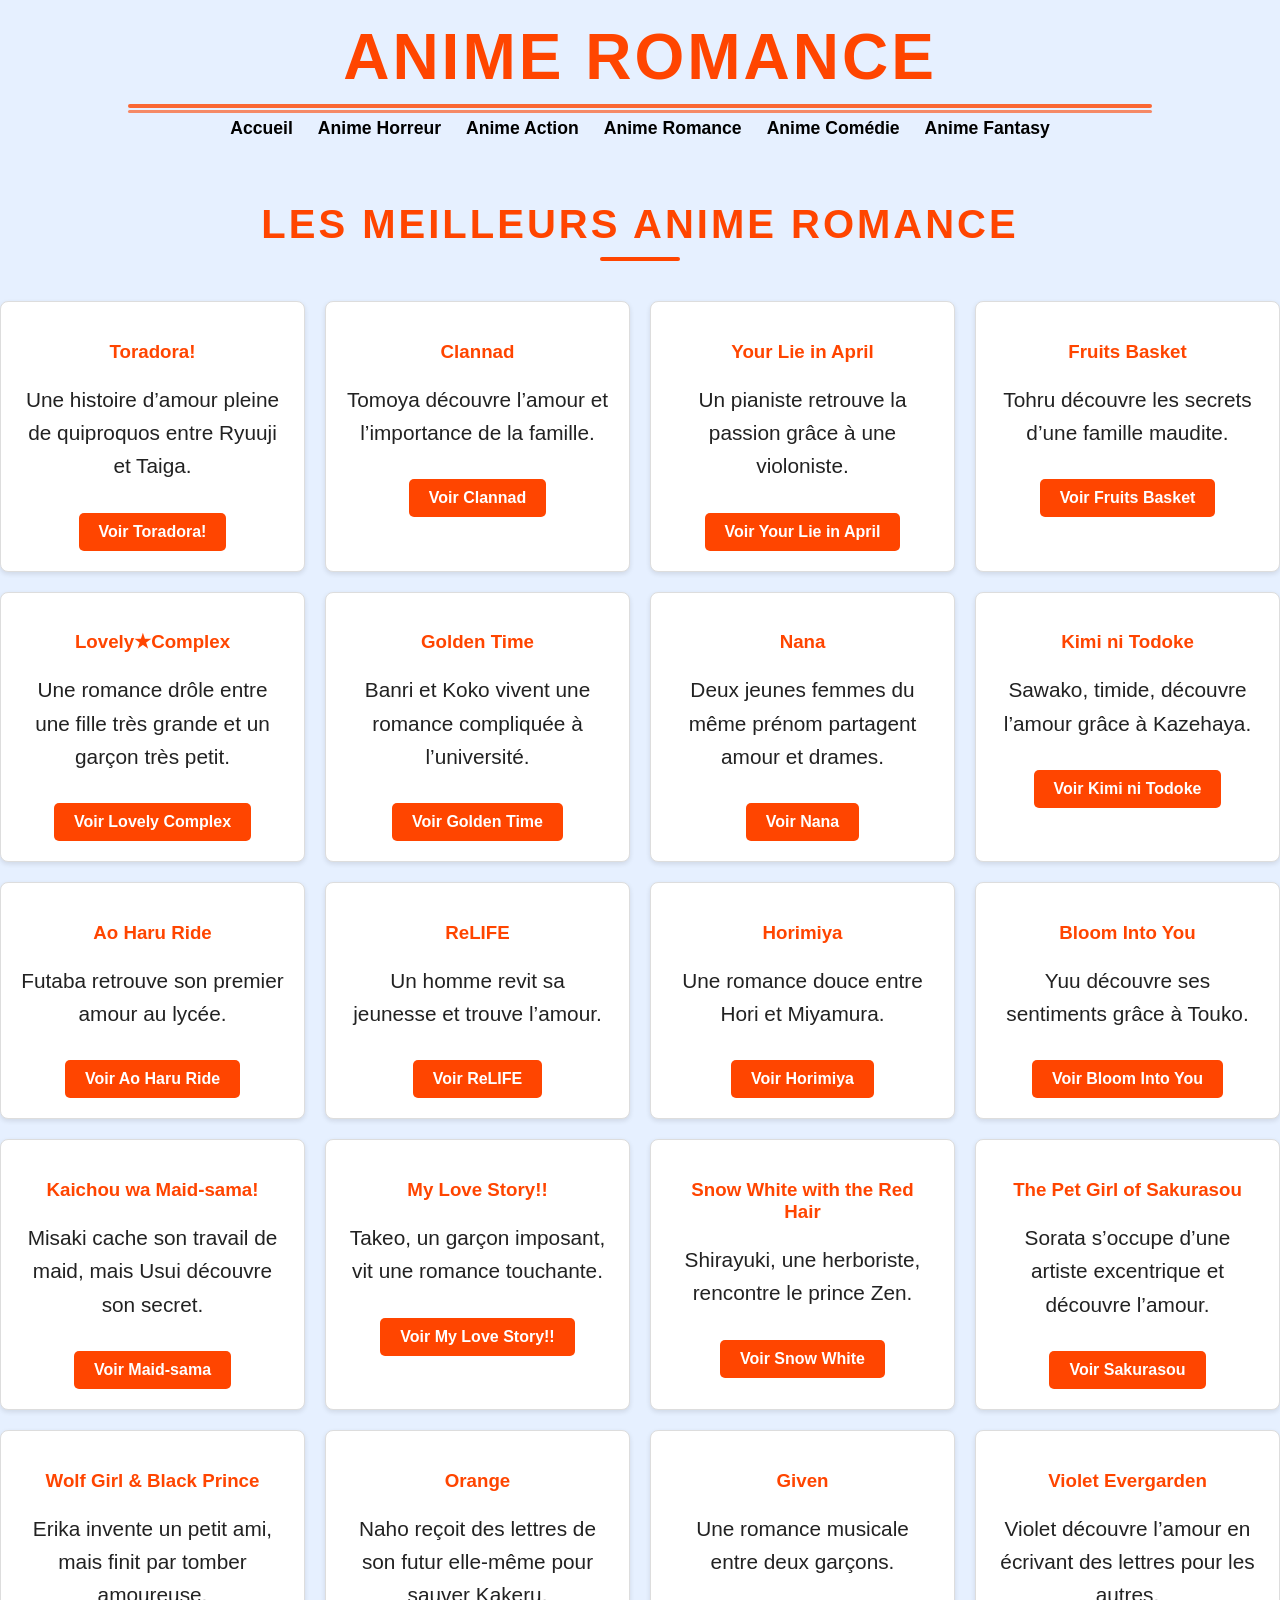
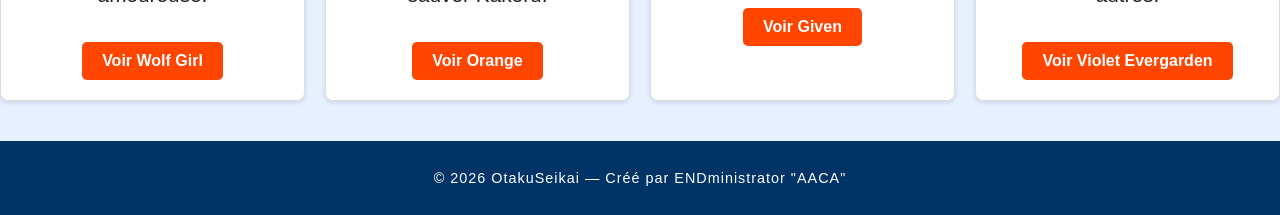
<file: anime-romance.html>
<!doctype html>
<html lang="fr">
  <head>
    <meta charset="UTF-8" />
    <meta name="viewport" content="width=device-width, initial-scale=1.0" />
    <title>Anime Romance — OtakuSeikai</title>
    <link rel="stylesheet" href="style.css" />
  </head>
  <body>
    <header>
      <h1>Anime Romance</h1>
    </header>

    <nav>
      <ul>
        <li><a href="index.html">Accueil</a></li>
        <li><a href="anime-horreur.html">Anime Horreur</a></li>
        <li><a href="anime-action.html">Anime Action</a></li>
        <li><a href="anime-romance.html">Anime Romance</a></li>
        <li><a href="anime-comedie.html">Anime Comédie</a></li>
        <li><a href="anime-fantasy.html">Anime Fantasy</a></li>
      </ul>
    </nav>

    <main>
      <section id="presentation">
        <h2>Les Meilleurs Anime Romance</h2>

        <article>
          <h3>Toradora!</h3>
          <p>
            Une histoire d’amour pleine de quiproquos entre Ryuuji et Taiga.
          </p>
          <a
            href="https://anime-sama.to/catalogue/toradora/"
            target="_blank"
            class="btn"
            >Voir Toradora!</a
          >
        </article>

        <article>
          <h3>Clannad</h3>
          <p>Tomoya découvre l’amour et l’importance de la famille.</p>
          <a
            href="https://anime-sama.to/catalogue/clannad/"
            target="_blank"
            class="btn"
            >Voir Clannad</a
          >
        </article>

        <article>
          <h3>Your Lie in April</h3>
          <p>Un pianiste retrouve la passion grâce à une violoniste.</p>
          <a
            href="https://anime-sama.to/catalogue/shigatsu-wa-kimi-no-uso/"
            target="_blank"
            class="btn"
            >Voir Your Lie in April</a
          >
        </article>

        <article>
          <h3>Fruits Basket</h3>
          <p>Tohru découvre les secrets d’une famille maudite.</p>
          <a
            href="https://anime-sama.to/catalogue/fruits-basket/"
            target="_blank"
            class="btn"
            >Voir Fruits Basket</a
          >
        </article>

        <article>
          <h3>Lovely★Complex</h3>
          <p>
            Une romance drôle entre une fille très grande et un garçon très
            petit.
          </p>
          <a
            href="https://anime-sama.to/catalogue/lovely-complex/"
            target="_blank"
            class="btn"
            >Voir Lovely Complex</a
          >
        </article>

        <article>
          <h3>Golden Time</h3>
          <p>Banri et Koko vivent une romance compliquée à l’université.</p>
          <a
            href="https://anime-sama.to/catalogue/golden-time/"
            target="_blank"
            class="btn"
            >Voir Golden Time</a
          >
        </article>

        <article>
          <h3>Nana</h3>
          <p>Deux jeunes femmes du même prénom partagent amour et drames.</p>
          <a
            href="https://anime-sama.to/catalogue/nana/"
            target="_blank"
            class="btn"
            >Voir Nana</a
          >
        </article>

        <article>
          <h3>Kimi ni Todoke</h3>
          <p>Sawako, timide, découvre l’amour grâce à Kazehaya.</p>
          <a
            href="https://anime-sama.to/catalogue/kimi-ni-todoke/"
            target="_blank"
            class="btn"
            >Voir Kimi ni Todoke</a
          >
        </article>

        <article>
          <h3>Ao Haru Ride</h3>
          <p>Futaba retrouve son premier amour au lycée.</p>
          <a
            href="https://anime-sama.to/catalogue/ao-haru-ride/"
            target="_blank"
            class="btn"
            >Voir Ao Haru Ride</a
          >
        </article>

        <article>
          <h3>ReLIFE</h3>
          <p>Un homme revit sa jeunesse et trouve l’amour.</p>
          <a
            href="https://anime-sama.to/catalogue/relife/"
            target="_blank"
            class="btn"
            >Voir ReLIFE</a
          >
        </article>

        <article>
          <h3>Horimiya</h3>
          <p>Une romance douce entre Hori et Miyamura.</p>
          <a
            href="https://anime-sama.to/catalogue/horimiya/"
            target="_blank"
            class="btn"
            >Voir Horimiya</a
          >
        </article>

        <article>
          <h3>Bloom Into You</h3>
          <p>Yuu découvre ses sentiments grâce à Touko.</p>
          <a
            href="https://anime-sama.to/catalogue/bloom-into-you/"
            target="_blank"
            class="btn"
            >Voir Bloom Into You</a
          >
        </article>

        <article>
          <h3>Kaichou wa Maid-sama!</h3>
          <p>
            Misaki cache son travail de maid, mais Usui découvre son secret.
          </p>
          <a
            href="https://anime-sama.to/catalogue/kaichou-wa-maid-sama/"
            target="_blank"
            class="btn"
            >Voir Maid-sama</a
          >
        </article>

        <article>
          <h3>My Love Story!!</h3>
          <p>Takeo, un garçon imposant, vit une romance touchante.</p>
          <a
            href="https://anime-sama.to/catalogue/ore-monogatari/"
            target="_blank"
            class="btn"
            >Voir My Love Story!!</a
          >
        </article>

        <article>
          <h3>Snow White with the Red Hair</h3>
          <p>Shirayuki, une herboriste, rencontre le prince Zen.</p>
          <a
            href="https://anime-sama.to/catalogue/akagami-no-shirayuki-hime/"
            target="_blank"
            class="btn"
            >Voir Snow White</a
          >
        </article>

        <article>
          <h3>The Pet Girl of Sakurasou</h3>
          <p>Sorata s’occupe d’une artiste excentrique et découvre l’amour.</p>
          <a
            href="https://anime-sama.to/catalogue/sakurasou-no-pet-na-kanojo/"
            target="_blank"
            class="btn"
            >Voir Sakurasou</a
          >
        </article>

        <article>
          <h3>Wolf Girl & Black Prince</h3>
          <p>Erika invente un petit ami, mais finit par tomber amoureuse.</p>
          <a
            href="https://anime-sama.to/catalogue/wolf-girl-black-prince/"
            target="_blank"
            class="btn"
            >Voir Wolf Girl</a
          >
        </article>

        <article>
          <h3>Orange</h3>
          <p>
            Naho reçoit des lettres de son futur elle-même pour sauver Kakeru.
          </p>
          <a
            href="https://anime-sama.to/catalogue/orange/"
            target="_blank"
            class="btn"
            >Voir Orange</a
          >
        </article>

        <article>
          <h3>Given</h3>
          <p>Une romance musicale entre deux garçons.</p>
          <a
            href="https://anime-sama.to/catalogue/given/"
            target="_blank"
            class="btn"
            >Voir Given</a
          >
        </article>

        <article>
          <h3>Violet Evergarden</h3>
          <p>
            Violet découvre l’amour en écrivant des lettres pour les autres.
          </p>
          <a
            href="https://anime-sama.to/catalogue/violet-evergarden/"
            target="_blank"
            class="btn"
            >Voir Violet Evergarden</a
          >
        </article>
      </section>
    </main>

    <footer>
      <p>&copy; 2026 OtakuSeikai — Créé par ENDministrator "AACA"</p>
    </footer>
  </body>
</html>
</file>
<file: style.css>
/* --- Style global --- */
body {
  background-color: #e6f0ff; /* Bleu clair agréable */
  font-family: "Poppins", "Segoe UI", Arial, sans-serif;
  margin: 0;
  padding: 0;
}

/* --- En-tête --- */
header h1 {
  font-size: 4em;
  font-weight: bold;
  color: #ff4500;
  text-align: center;
  margin: 20px 0 10px 0;
  letter-spacing: 3px;
  text-transform: uppercase;
  position: relative;
}

/* Ligne décorative sous le titre */
header h1::after {
  content: "";
  display: block;
  width: 80%;
  height: 4px;
  background-color: #ff4500;
  margin: 10px auto 0;
  border-radius: 2px;
  opacity: 0.8;
}

/* --- Navigation --- */
nav {
  margin-top: 5px;
}

nav ul {
  list-style-type: none;
  padding: 0;
  margin: 0 auto;
  display: flex;
  justify-content: center;
  gap: 25px;
  position: relative;
}

nav ul::before {
  content: "";
  position: absolute;
  top: -8px;
  left: 10%;
  right: 10%;
  height: 3px;
  background-color: #ff4500;
  border-radius: 2px;
  opacity: 0.6;
}

nav a {
  text-decoration: none;
  color: #000;
  font-weight: bold;
  font-size: 1.1em;
  transition:
    color 0.3s ease,
    transform 0.3s ease;
}

nav a:hover {
  color: #ff4500;
  transform: scale(1.1);
}

/* --- Introduction --- */
main section p {
  font-size: 1.3em;
  line-height: 1.6;
  text-align: center;
  color: #222;
  margin: 20px 0;
}

/* --- Présentation des anime --- */
#presentation {
  display: grid;
  grid-template-columns: repeat(
    auto-fit,
    minmax(250px, 1fr)
  ); /* Grille flexible */
  gap: 20px;
  justify-content: center;
  margin-top: 30px;
}

#presentation h2 {
  grid-column: 1 / -1;
  text-align: center;
  font-size: 2.5em;
  font-weight: bold;
  color: #ff4500;
  text-transform: uppercase;
  letter-spacing: 3px;
  margin-bottom: 20px;
  position: relative;
}

#presentation h2::after {
  content: "";
  display: block;
  width: 80px;
  height: 4px;
  background-color: #ff4500;
  margin: 10px auto 0;
  border-radius: 2px;
}

#presentation article {
  background-color: #ffffff;
  border: 1px solid #ddd;
  border-radius: 8px;
  padding: 20px;
  text-align: center;
  box-shadow: 0 2px 5px rgba(0, 0, 0, 0.1);
  transition: transform 0.3s ease;
  animation: fadeInUp 0.6s ease;
}

#presentation article:hover {
  transform: scale(1.05);
}

#presentation h3 {
  color: #ff4500;
}

/* --- Boutons anime --- */
.btn {
  display: inline-block;
  margin-top: 10px;
  padding: 10px 20px;
  background-color: #ff4500;
  color: #fff;
  font-weight: bold;
  text-decoration: none;
  border-radius: 5px;
  transition:
    background-color 0.3s ease,
    transform 0.3s ease;
}

.btn:hover {
  background-color: #e63e00;
  transform: scale(1.05);
}

/* --- Actualités Anime --- */
#actualites {
  margin: 40px auto;
  max-width: 800px;
  background-color: #ffffff;
  border: 1px solid #ddd;
  border-radius: 8px;
  padding: 20px;
  box-shadow: 0 2px 5px rgba(0, 0, 0, 0.1);
}

#actualites h2 {
  text-align: center;
  font-size: 2em;
  font-weight: bold;
  color: #003366;
  margin-bottom: 15px;
}

#actualites ul {
  list-style-type: none;
  padding: 0;
}

#actualites li {
  font-size: 1.1em;
  margin: 8px 0;
  color: #222;
}

/* --- Catégories --- */
#categories {
  margin: 50px auto;
  max-width: 1200px;
}

#categories h2 {
  text-align: center;
  font-size: 2.2em;
  font-weight: bold;
  color: #003366;
  margin-bottom: 25px;
}

.categories-grid {
  display: grid;
  grid-template-columns: repeat(auto-fit, minmax(220px, 1fr));
  gap: 20px;
}

.categories-grid article {
  background-color: #ffffff;
  border: 1px solid #ddd;
  border-radius: 8px;
  padding: 20px;
  text-align: center;
  box-shadow: 0 2px 5px rgba(0, 0, 0, 0.1);
  transition: transform 0.3s ease;
}

.categories-grid article:hover {
  transform: translateY(-5px);
}

.categories-grid h3 a {
  text-decoration: none;
  color: #ff4500;
  font-size: 1.3em;
  font-weight: bold;
  transition: color 0.3s ease;
}

.categories-grid h3 a:hover {
  color: #e63e00;
}

.categories-grid p {
  font-size: 1em;
  color: #333;
  margin-top: 10px;
}

/* --- Pied de page --- */
footer {
  text-align: center;
  background-color: #003366; /* Bleu foncé élégant */
  color: #fff;
  padding: 15px;
  margin-top: 40px;
  font-size: 0.9em;
  letter-spacing: 1px;
}

/* --- Animation --- */
@keyframes fadeInUp {
  from {
    opacity: 0;
    transform: translateY(20px);
  }
  to {
    opacity: 1;
    transform: translateY(0);
  }
}

/* --- Responsive Design --- */

/* Tablettes (max 900px) */
@media (max-width: 900px) {
  nav ul {
    flex-wrap: wrap;
    gap: 15px;
  }

  header h1 {
    font-size: 2.5em;
  }
}

/* Mobiles (max 600px) */
@media (max-width: 600px) {
  nav ul {
    flex-direction: column;
    align-items: center;
    gap: 12px;
  }

  nav a {
    font-size: 1em;
    padding: 8px 0;
  }

  main section p {
    font-size: 1.1em;
    line-height: 1.4;
    padding: 0 10px;
  }

  header h1 {
    font-size: 1.8em;
    letter-spacing: 1px;
  }

  #presentation article {
    padding: 15px;
  }
}

.logo {
  width: 120px; /* taille du logo */
  height: auto; /* conserve les proportions */
  margin-right: 10px;
  vertical-align: middle;
}
.header-container {
  display: flex;
  align-items: center;
  justify-content: center;
  gap: 15px;
}

.logo {
  width: 100px; /* ajuste la taille du logo */
  height: auto;
}
</file>
